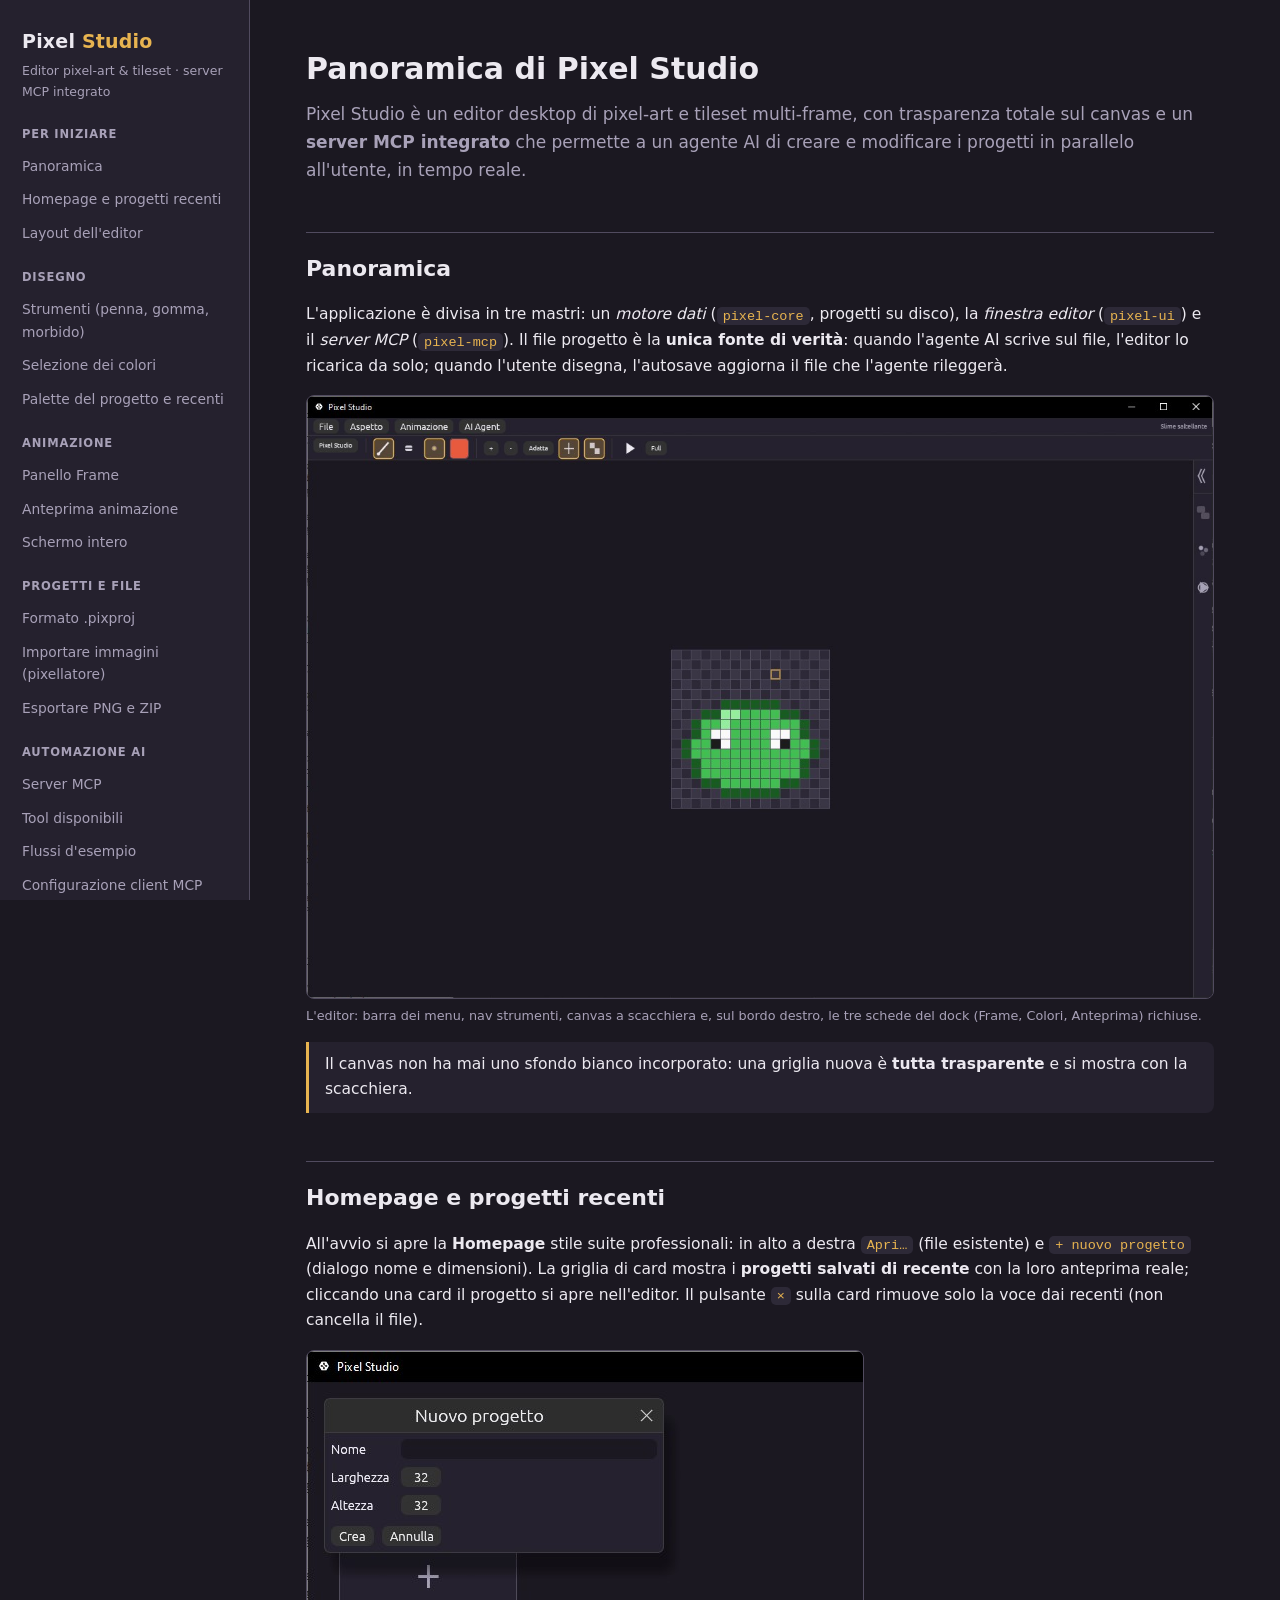
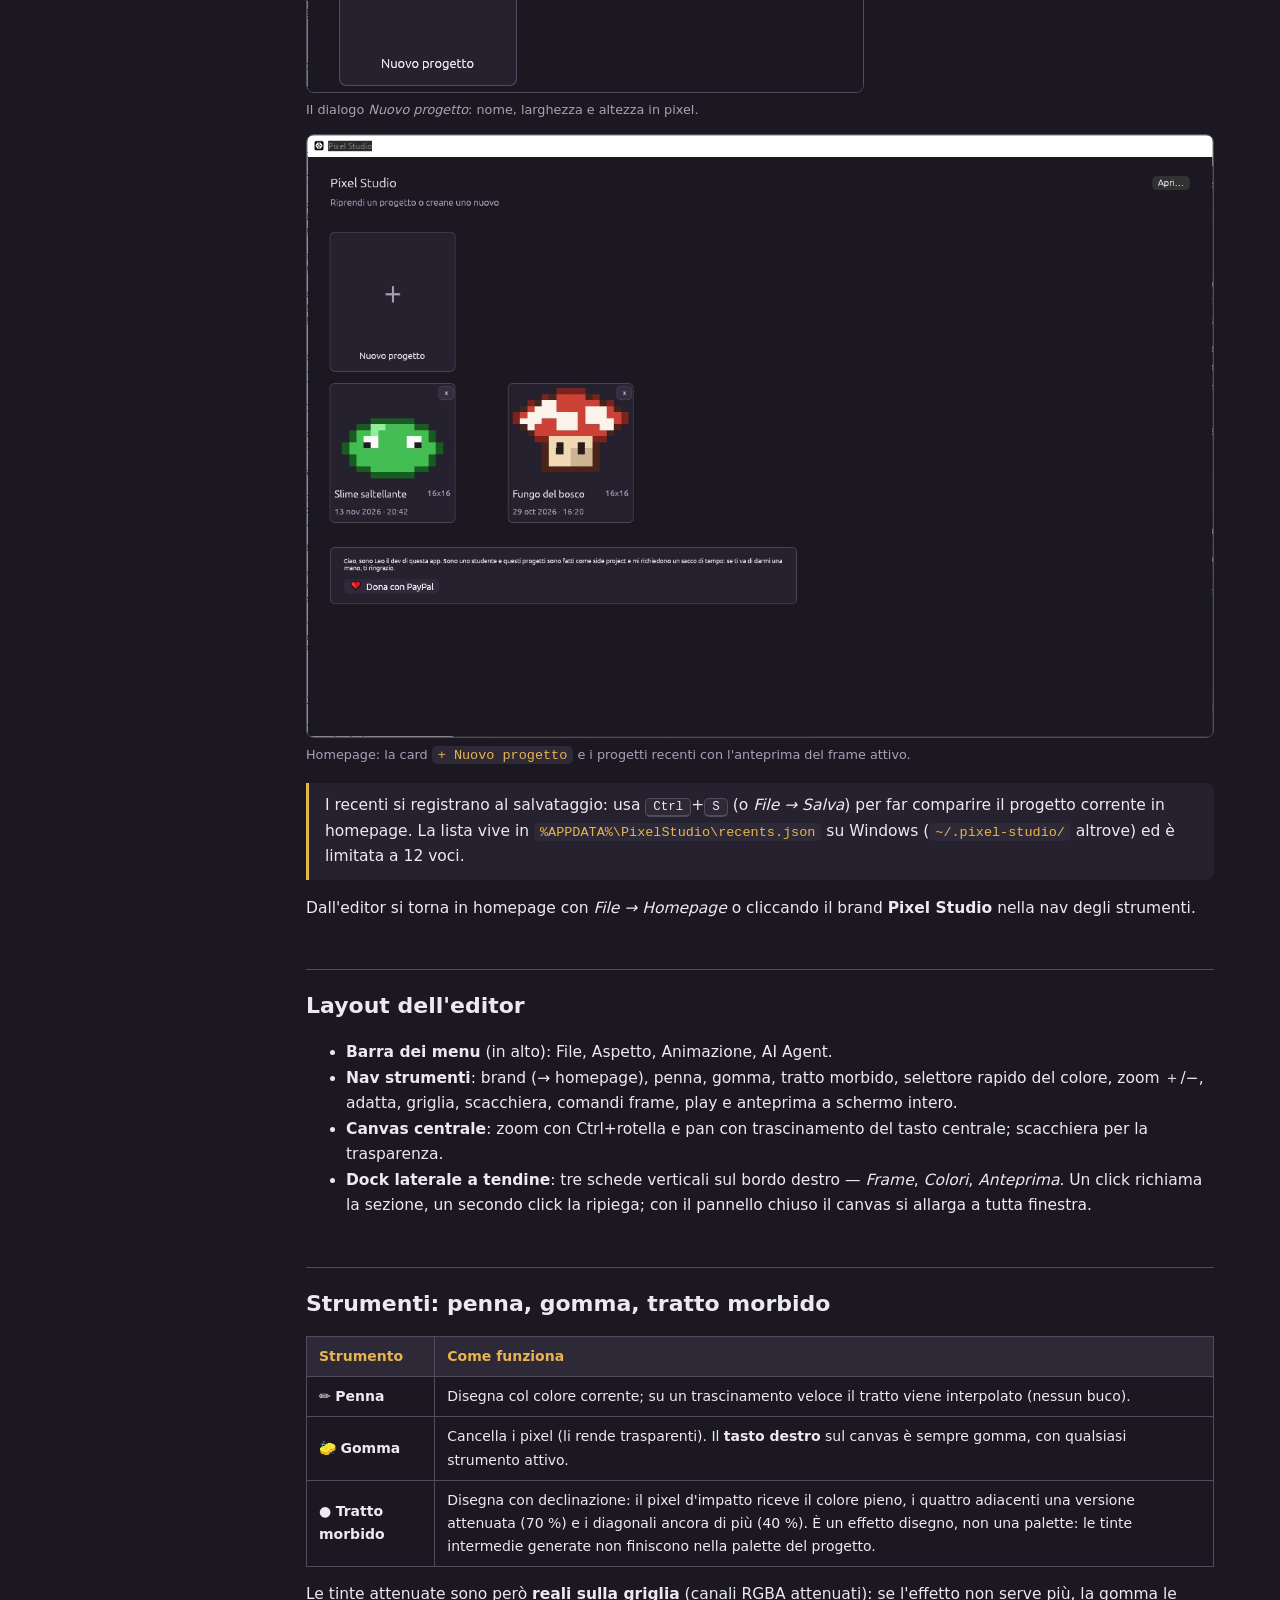
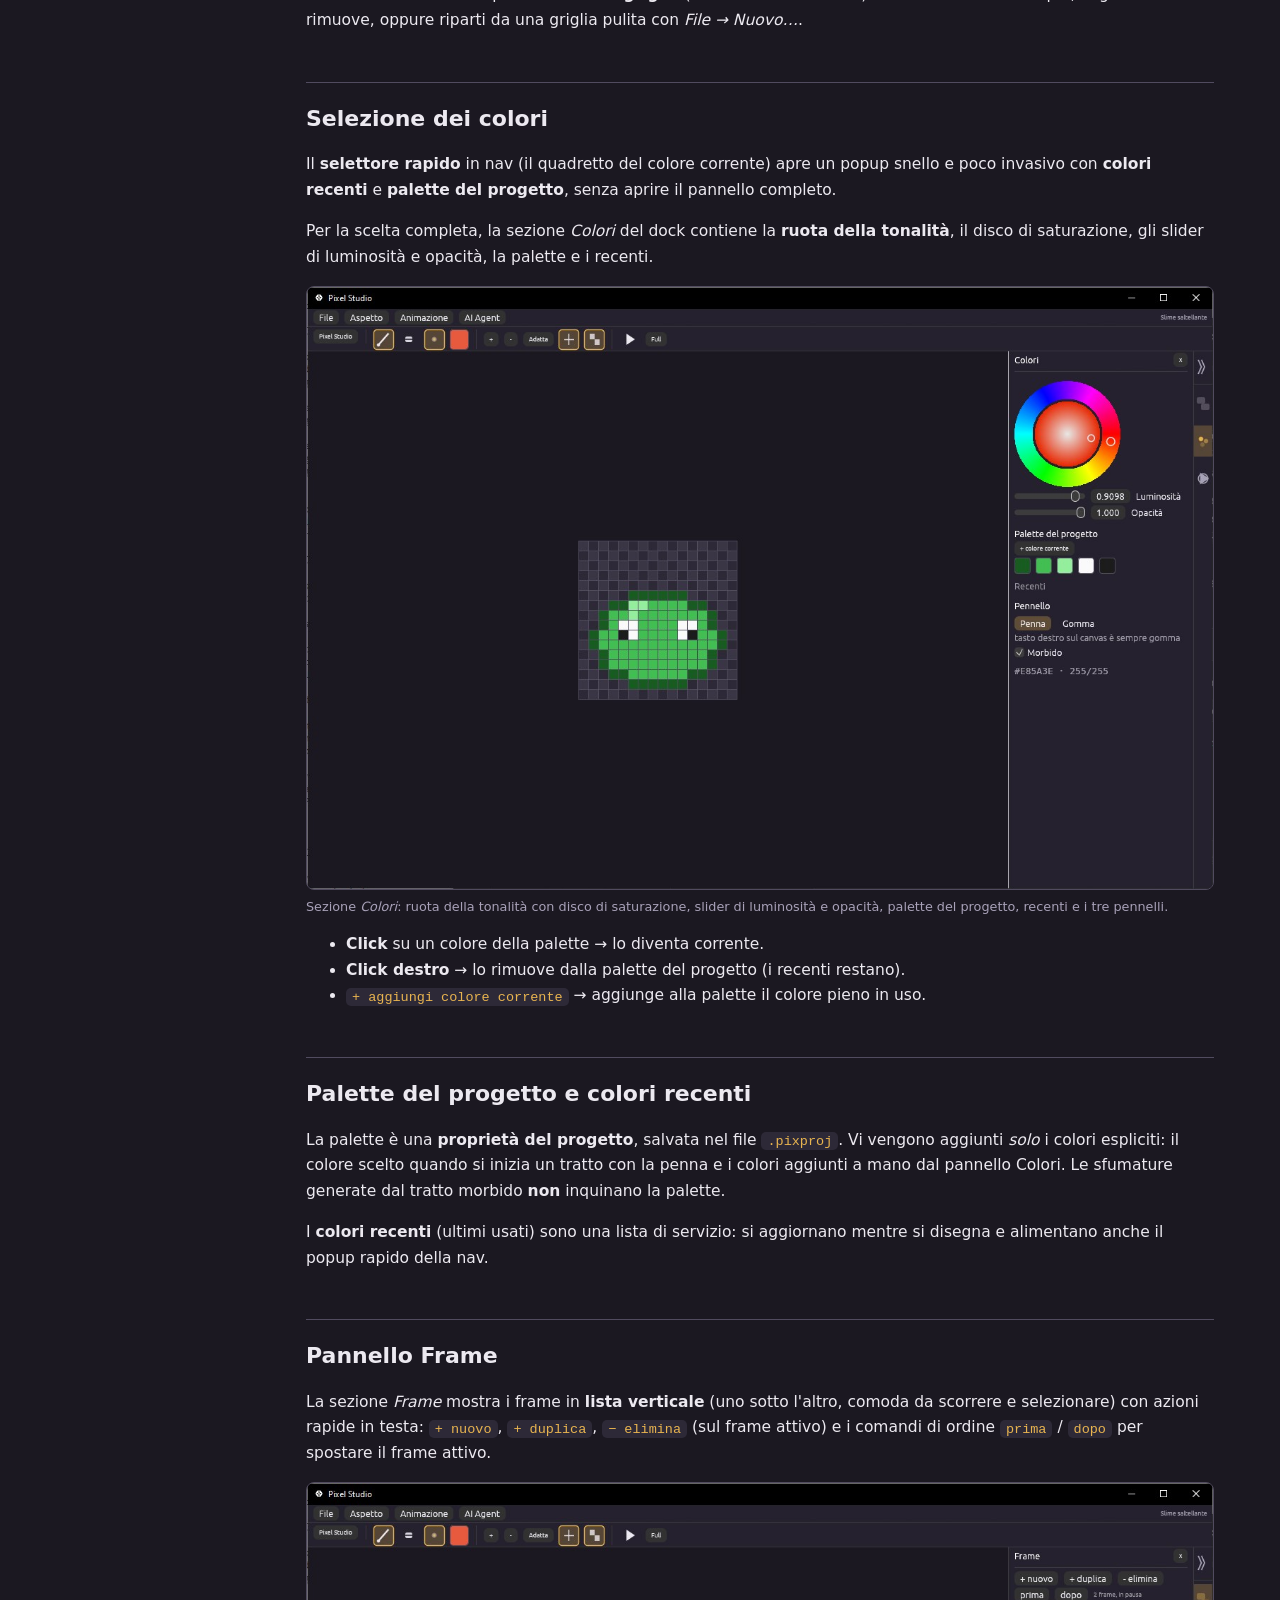
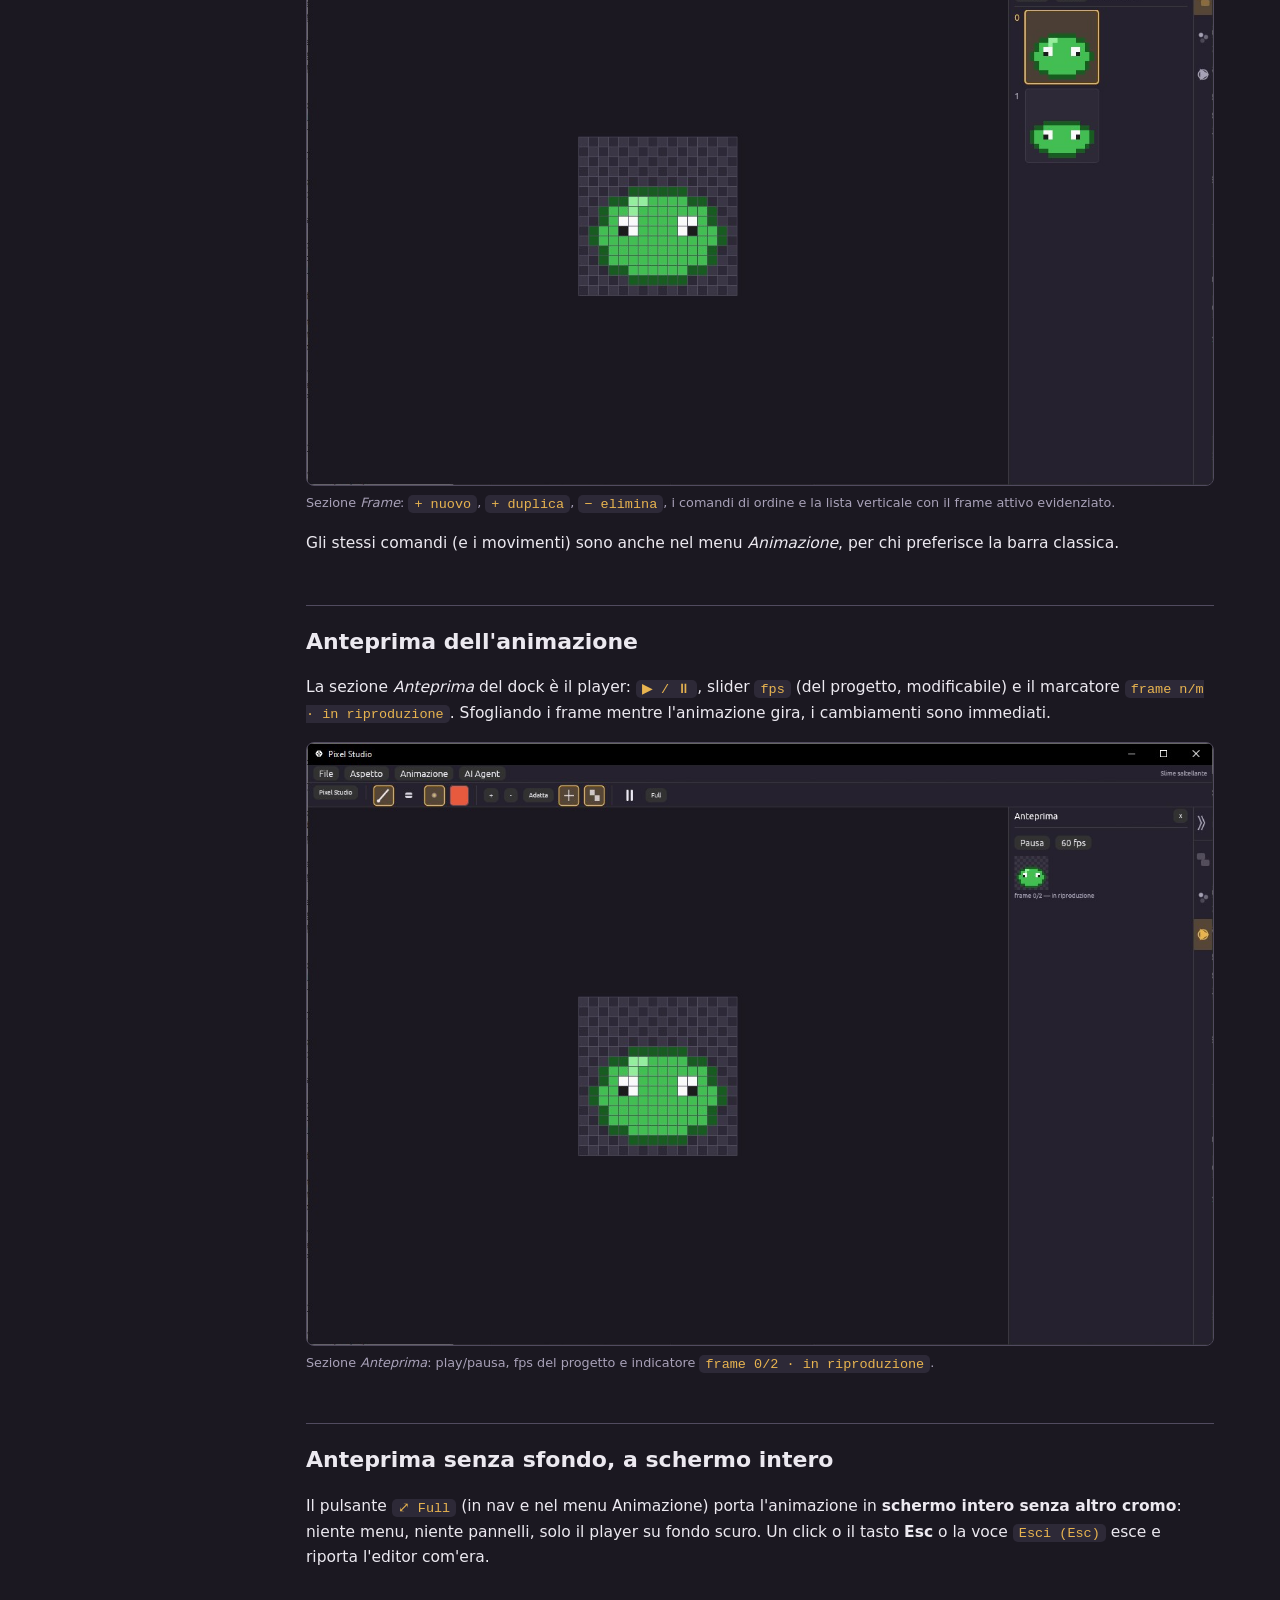
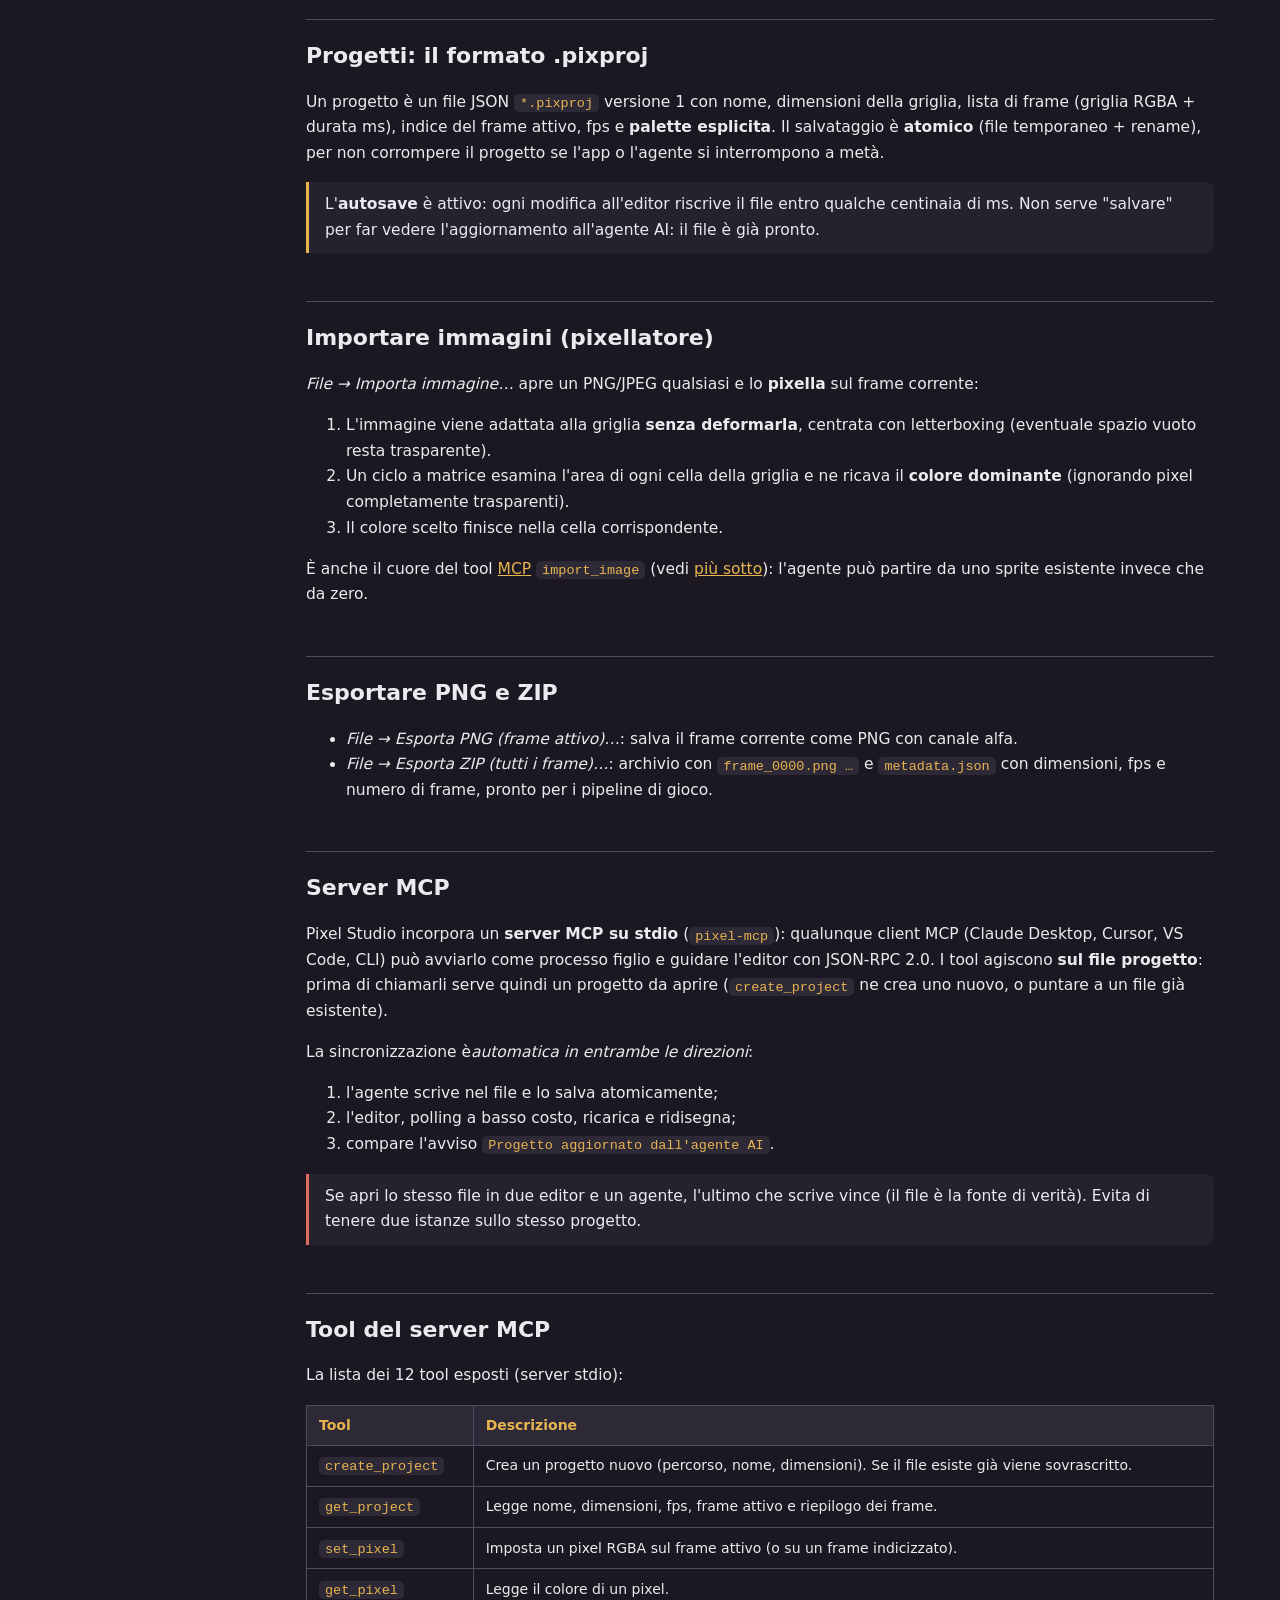
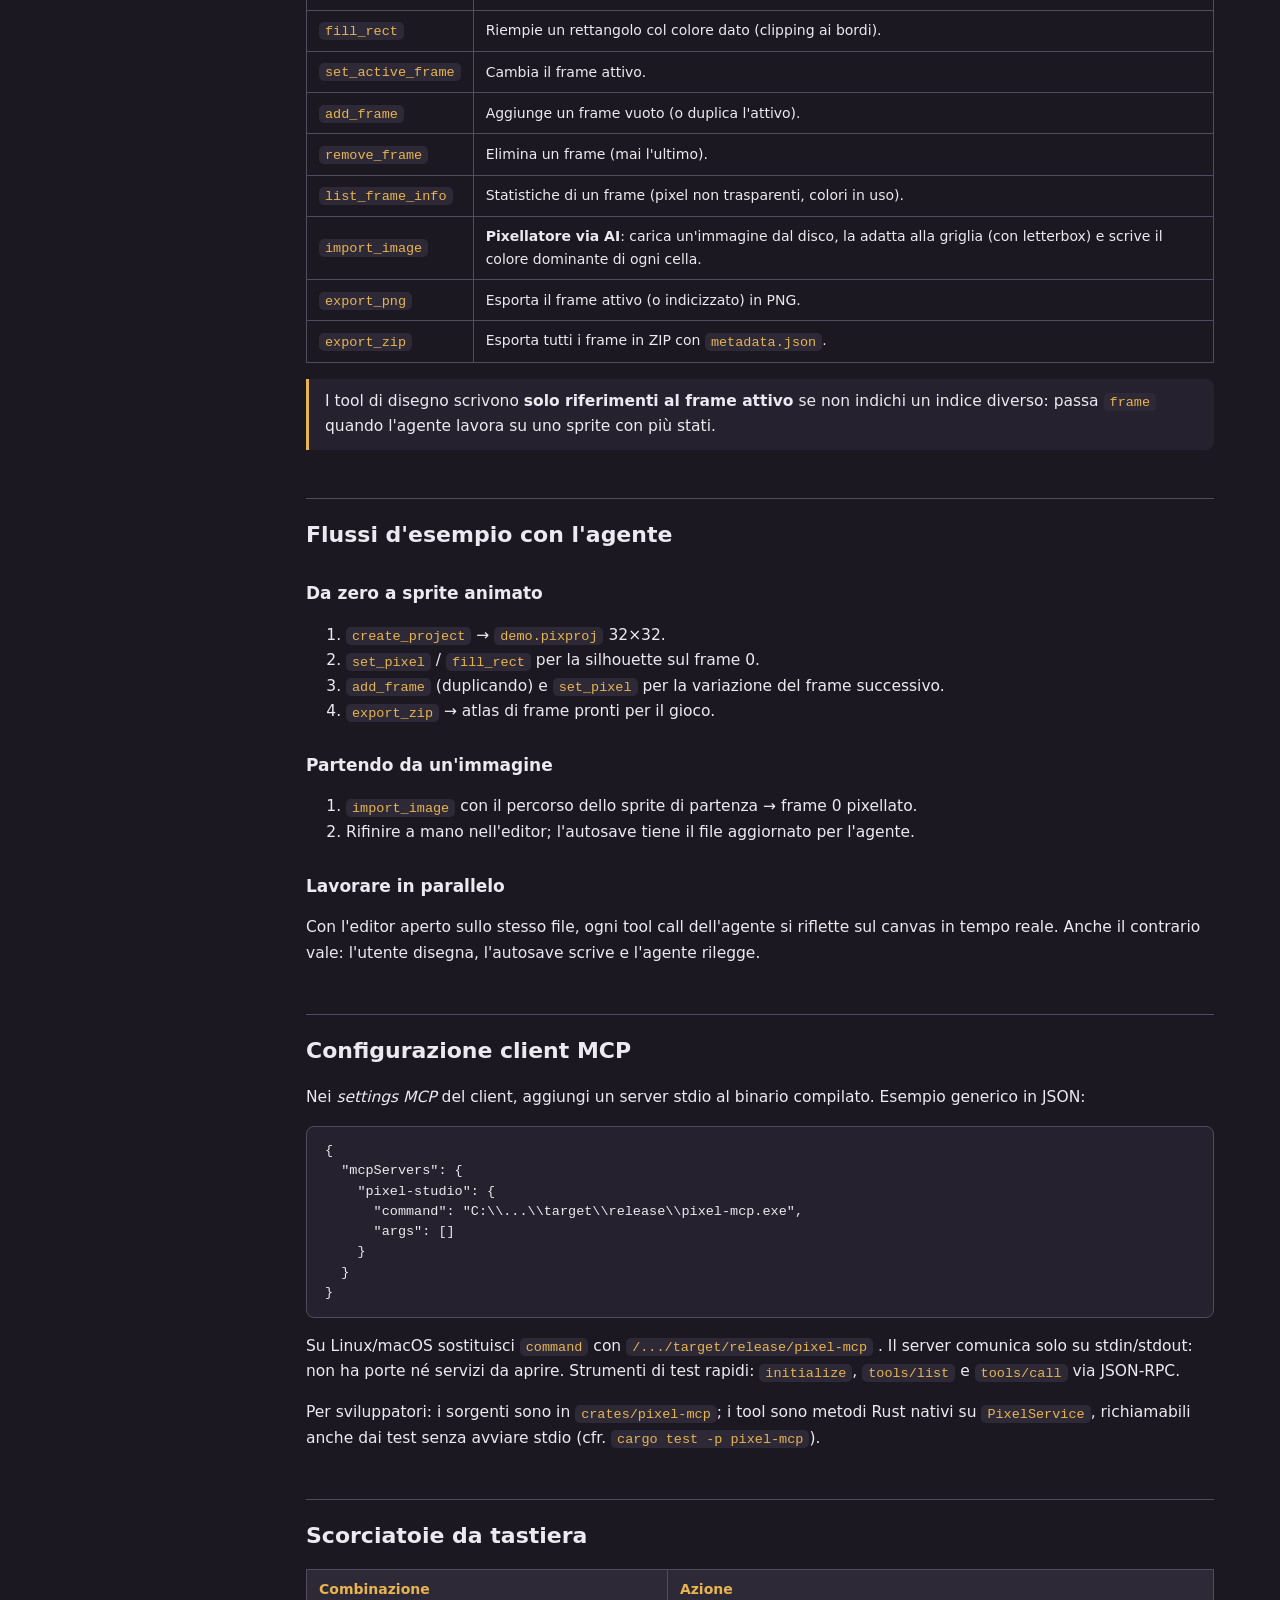
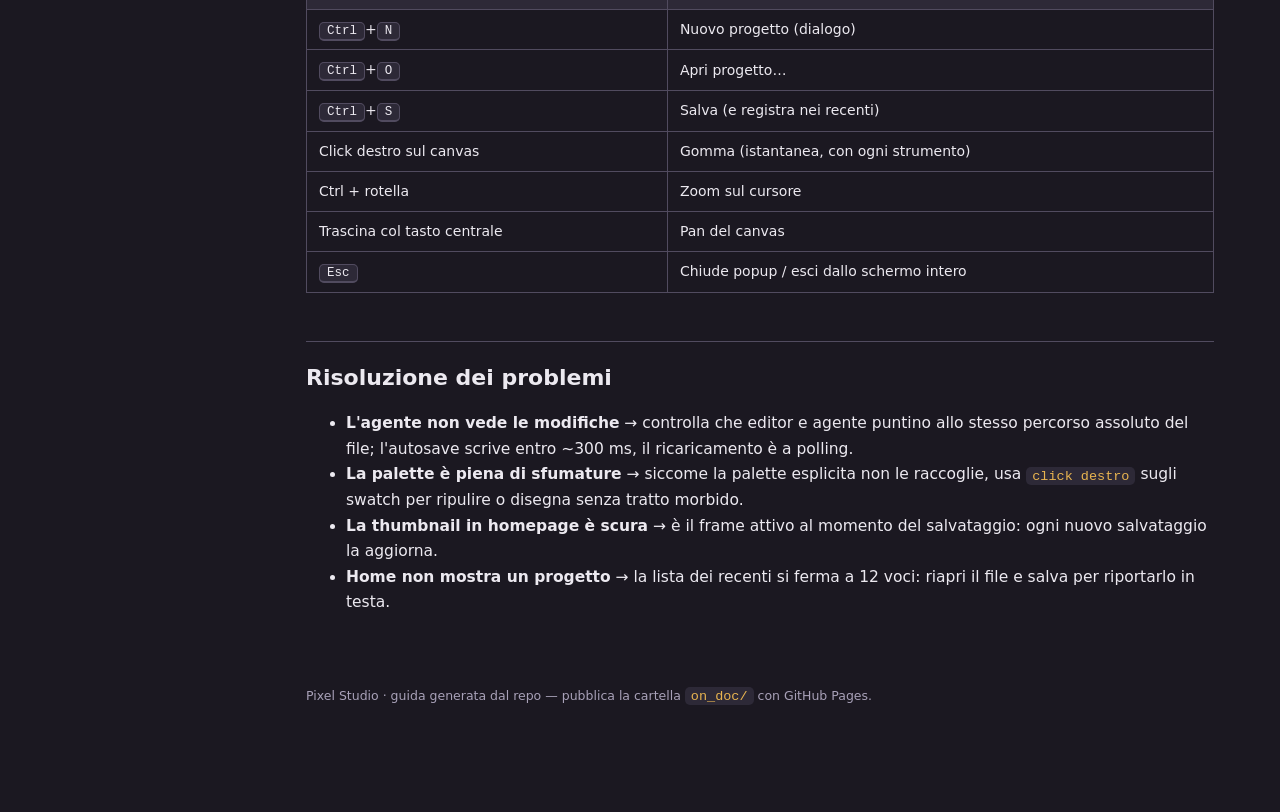
<file: index.html>
<!DOCTYPE html>
<html lang="it">
<head>
  <meta charset="utf-8">
  <meta name="viewport" content="width=device-width, initial-scale=1">
  <title>Pixel Studio — Guida utente</title>
  <meta name="description" content="Guida utente di Pixel Studio: editor pixel-art e tileset multi-frame con server MCP integrato per il controllo da parte di agenti AI.">
  <link rel="stylesheet" href="style.css">
</head>
<body>

<nav>
  <div class="brand">Pixel <em>Studio</em></div>
  <div class="tagline">Editor pixel-art &amp; tileset · server MCP integrato</div>

  <h4>Per iniziare</h4>
  <a href="#panoramica">Panoramica</a>
  <a href="#homepage">Homepage e progetti recenti</a>
  <a href="#layout">Layout dell'editor</a>

  <h4>Disegno</h4>
  <a href="#strumenti">Strumenti (penna, gomma, morbido)</a>
  <a href="#colori">Selezione dei colori</a>
  <a href="#palette">Palette del progetto e recenti</a>

  <h4>Animazione</h4>
  <a href="#frames">Panello Frame</a>
  <a href="#preview">Anteprima animazione</a>
  <a href="#fullscreen">Schermo intero</a>

  <h4>Progetti e file</h4>
  <a href="#progetti">Formato .pixproj</a>
  <a href="#pixellatore">Importare immagini (pixellatore)</a>
  <a href="#esportazione">Esportare PNG e ZIP</a>

  <h4>Automazione AI</h4>
  <a href="#mcp">Server MCP</a>
  <a href="#mcp-tool">Tool disponibili</a>
  <a href="#mcp-flussi">Flussi d'esempio</a>
  <a href="#config-mcp">Configurazione client MCP</a>

  <h4>Altro</h4>
  <a href="#scorciatoie">Scorciatoie da tastiera</a>
  <a href="#problemi">Risoluzione dei problemi</a>
</nav>

<main>

  <h1>Panoramica di Pixel Studio</h1>
  <p class="lede">
    Pixel Studio è un editor desktop di pixel-art e tileset multi-frame, con
    trasparenza totale sul canvas e un <strong>server MCP integrato</strong> che
    permette a un agente AI di creare e modificare i progetti in parallelo
    all'utente, in tempo reale.
  </p>

  <section id="panoramica">
    <h2>Panoramica</h2>
    <p>
      L'applicazione è divisa in tre mastri: un <em>motore dati</em>
      (<code>pixel-core</code>, progetti su disco), la <em>finestra editor</em>
      (<code>pixel-ui</code>) e il <em>server MCP</em> (<code>pixel-mcp</code>).
      Il file progetto è la <strong>unica fonte di verità</strong>: quando
      l'agente AI scrive sul file, l'editor lo ricarica da solo; quando l'utente
      disegna, l'autosave aggiorna il file che l'agente rileggerà.
    </p>
    <figure>
      <img class="shot" src="img/Pagina_principale.jpg" alt="Editor: barra dei menu, nav strumenti, canvas a scacchiera e dock richiuso sul bordo destro">
      <figcaption>L'editor: barra dei menu, nav strumenti, canvas a scacchiera e, sul bordo destro, le tre schede del dock (Frame, Colori, Anteprima) richiuse.</figcaption>
    </figure>
    <div class="note">
      Il canvas non ha mai uno sfondo bianco incorporato: una griglia nuova è
      <strong>tutta trasparente</strong> e si mostra con la scacchiera.
    </div>
  </section>

  <section id="homepage">
    <h2>Homepage e progetti recenti</h2>
    <p>
      All'avvio si apre la <strong>Homepage</strong> stile suite professionali:
      in alto a destra <code>Apri…</code> (file esistente) e <code>+ nuovo
      progetto</code> (dialogo nome e dimensioni). La griglia di card mostra i
      <strong>progetti salvati di recente</strong> con la loro anteprima reale;
      cliccando una card il progetto si apre nell'editor. Il pulsante
      <code>×</code> sulla card rimuove solo la voce dai recenti (non cancella
      il file).
    </p>
    <figure>
      <img class="shot small" src="img/creazione_progetto.jpg" alt="Dialogo Nuovo progetto con nome, larghezza e altezza">
      <figcaption>Il dialogo <em>Nuovo progetto</em>: nome, larghezza e altezza in pixel.</figcaption>
    </figure>
    <figure>
      <img class="shot" src="img/homepage.jpg" alt="Homepage con la card Nuovo progetto e i progetti recenti con la loro anteprima">
      <figcaption>Homepage: la card <code>+ Nuovo progetto</code> e i progetti recenti con l'anteprima del frame attivo.</figcaption>
    </figure>
    <div class="note">
      I recenti si registrano al salvataggio: usa <kbd>Ctrl</kbd>+<kbd>S</kbd>
      (o <em>File → Salva</em>) per far comparire il progetto corrente in
      homepage. La lista vive in
      <code>%APPDATA%\PixelStudio\recents.json</code> su Windows
      (<code>~/.pixel-studio/</code> altrove) ed è limitata a 12 voci.
    </div>
    <p>
      Dall'editor si torna in homepage con <em>File → Homepage</em> o cliccando
      il brand <strong>Pixel Studio</strong> nella nav degli strumenti.
    </p>
  </section>

  <section id="layout">
    <h2>Layout dell'editor</h2>
    <ul>
      <li><strong>Barra dei menu</strong> (in alto): File, Aspetto, Animazione, AI Agent.</li>
      <li><strong>Nav strumenti</strong>: brand (→ homepage), penna, gomma, tratto morbido, selettore rapido del colore, zoom ＋/−, adatta, griglia, scacchiera, comandi frame, play e anteprima a schermo intero.</li>
      <li><strong>Canvas centrale</strong>: zoom con Ctrl+rotella e pan con trascinamento del tasto centrale; scacchiera per la trasparenza.</li>
      <li><strong>Dock laterale a tendine</strong>: tre schede verticali sul bordo destro — <em>Frame</em>, <em>Colori</em>, <em>Anteprima</em>. Un click richiama la sezione, un secondo click la ripiega; con il pannello chiuso il canvas si allarga a tutta finestra.</li>
    </ul>
  </section>

  <section id="strumenti">
    <h2>Strumenti: penna, gomma, tratto morbido</h2>
    <table>
      <tr><th>Strumento</th><th>Come funziona</th></tr>
      <tr>
        <td>✏ <strong>Penna</strong></td>
        <td>Disegna col colore corrente; su un trascinamento veloce il tratto viene interpolato (nessun buco).</td>
      </tr>
      <tr>
        <td>🧽 <strong>Gomma</strong></td>
        <td>Cancella i pixel (li rende trasparenti). Il <strong>tasto destro</strong> sul canvas è sempre gomma, con qualsiasi strumento attivo.</td>
      </tr>
      <tr>
        <td>● <strong>Tratto morbido</strong></td>
        <td>Disegna con declinazione: il pixel d'impatto riceve il colore pieno, i quattro adiacenti una versione attenuata (70 %) e i diagonali ancora di più (40 %). È un effetto disegno, non una palette: le tinte intermedie generate non finiscono nella palette del progetto.</td>
      </tr>
    </table>
    <p>
      Le tinte attenuate sono però <strong>reali sulla griglia</strong> (canali
      RGBA attenuati): se l'effetto non serve più, la gomma le rimuove, oppure riparti da una griglia pulita con <em>File → Nuovo…</em>.
    </p>
  </section>

  <section id="colori">
    <h2>Selezione dei colori</h2>
    <p>
      Il <strong>selettore rapido</strong> in nav (il quadretto del colore
      corrente) apre un popup snello e poco invasivo con
      <strong>colori recenti</strong> e <strong>palette del progetto</strong>,
      senza aprire il pannello completo.
    </p>
    <p>
      Per la scelta completa, la sezione <em>Colori</em> del dock contiene la
      <strong>ruota della tonalità</strong>, il disco di saturazione, gli
      slider di luminosità e opacità, la palette e i recenti.
    </p>
    <figure>
      <img class="shot" src="img/selettore_colori_tendina.jpg" alt="Sezione Colori del dock: ruota della tonalità con disco di saturazione, luminosità, opacità, palette e recenti">
      <figcaption>Sezione <em>Colori</em>: ruota della tonalità con disco di saturazione, slider di luminosità e opacità, palette del progetto, recenti e i tre pennelli.</figcaption>
    </figure>
    <ul>
      <li><strong>Click</strong> su un colore della palette → lo diventa corrente.</li>
      <li><strong>Click destro</strong> → lo rimuove dalla palette del progetto (i recenti restano).</li>
      <li><code>+ aggiungi colore corrente</code> → aggiunge alla palette il colore pieno in uso.</li>
    </ul>
  </section>

  <section id="palette">
    <h2>Palette del progetto e colori recenti</h2>
    <p>
      La palette è una <strong>proprietà del progetto</strong>, salvata nel file
      <code>.pixproj</code>. Vi vengono aggiunti <em>solo</em> i colori espliciti:
      il colore scelto quando si inizia un tratto con la penna e i colori
      aggiunti a mano dal pannello Colori. Le sfumature generate dal tratto
      morbido <strong>non</strong> inquinano la palette.
    </p>
    <p>
      I <strong>colori recenti</strong> (ultimi usati) sono una lista di
      servizio: si aggiornano mentre si disegna e alimentano anche il popup
      rapido della nav.
    </p>
  </section>

  <section id="frames">
    <h2>Pannello Frame</h2>
    <p>
      La sezione <em>Frame</em> mostra i frame in <strong>lista verticale</strong>
      (uno sotto l'altro, comoda da scorrere e selezionare) con azioni rapide in
      testa: <code>+ nuovo</code>, <code>+ duplica</code>,
      <code>− elimina</code> (sul frame attivo) e i comandi di ordine
      <code>prima</code> / <code>dopo</code> per spostare il frame attivo.
    </p>
    <figure>
      <img class="shot" src="img/gestione_frame_tendina.jpg" alt="Sezione Frame del dock con i comandi nuovo, duplica, elimina e la lista verticale dei frame">
      <figcaption>Sezione <em>Frame</em>: <code>+ nuovo</code>, <code>+ duplica</code>, <code>− elimina</code>, i comandi di ordine e la lista verticale con il frame attivo evidenziato.</figcaption>
    </figure>
    <p>
      Gli stessi comandi (e i movimenti) sono anche nel menu
      <em>Animazione</em>, per chi preferisce la barra classica.
    </p>
  </section>

  <section id="preview">
    <h2>Anteprima dell'animazione</h2>
    <p>
      La sezione <em>Anteprima</em> del dock è il player: <code>▶ / ⏸</code>,
      slider <code>fps</code> (del progetto, modificabile) e il marcatore
      <code>frame n/m · in riproduzione</code>. Sfogliando i frame mentre
      l'animazione gira, i cambiamenti sono immediati.
    </p>
    <figure>
      <img class="shot" src="img/anteprima_animazione.jpg" alt="Sezione Anteprima del dock con pausa, fps e indicatore del frame in riproduzione">
      <figcaption>Sezione <em>Anteprima</em>: play/pausa, fps del progetto e indicatore <code>frame 0/2 · in riproduzione</code>.</figcaption>
    </figure>
  </section>

  <section id="fullscreen">
    <h2>Anteprima senza sfondo, a schermo intero</h2>
    <p>
      Il pulsante <code>⤢ Full</code> (in nav e nel menu Animazione) porta
      l'animazione in <strong>schermo intero senza altro cromo</strong>: niente
      menu, niente pannelli, solo il player su fondo scuro. Un click o il tasto
      <strong>Esc</strong> o la voce <code>Esci (Esc)</code> esce e riporta
      l'editor com'era.
    </p>
  </section>

  <section id="progetti">
    <h2>Progetti: il formato .pixproj</h2>
    <p>
      Un progetto è un file JSON <code>*.pixproj</code> versione 1 con nome,
      dimensioni della griglia, lista di frame (griglia RGBA + durata ms),
      indice del frame attivo, fps e <strong>palette esplicita</strong>.
      Il salvataggio è <strong>atomico</strong> (file temporaneo + rename), per
      non corrompere il progetto se l'app o l'agente si interrompono a metà.
    </p>
    <div class="note">
      L'<strong>autosave</strong> è attivo: ogni modifica all'editor riscrive il
      file entro qualche centinaia di ms. Non serve "salvare" per far vedere
      l'aggiornamento all'agente AI: il file è già pronto.
    </div>
  </section>

  <section id="pixellatore">
    <h2>Importare immagini (pixellatore)</h2>
    <p>
      <em>File → Importa immagine…</em> apre un PNG/JPEG qualsiasi e lo
      <strong>pixella</strong> sul frame corrente:
    </p>
    <ol>
      <li>L'immagine viene adattata alla griglia <strong>senza deformarla</strong>, centrata con letterboxing (eventuale spazio vuoto resta trasparente).</li>
      <li>Un ciclo a matrice esamina l'area di ogni cella della griglia e ne ricava il <strong>colore dominante</strong> (ignorando pixel completamente trasparenti).</li>
      <li>Il colore scelto finisce nella cella corrispondente.</li>
    </ol>
    <p>
      È anche il cuore del tool <a href="#mcp">MCP</a> <code>import_image</code> (vedi <a href="#mcp-tool">più sotto</a>): l'agente
      può partire da uno sprite esistente invece che da zero.
    </p>
  </section>

  <section id="esportazione">
    <h2>Esportare PNG e ZIP</h2>
    <ul>
      <li><em>File → Esporta PNG (frame attivo)…</em>: salva il frame corrente come PNG con canale alfa.</li>
      <li><em>File → Esporta ZIP (tutti i frame)…</em>: archivio con
        <code>frame_0000.png …</code> e <code>metadata.json</code> con dimensioni,
        fps e numero di frame, pronto per i pipeline di gioco.</li>
    </ul>
  </section>

  <section id="mcp">
    <h2>Server MCP</h2>
    <p>
      Pixel Studio incorpora un <strong>server MCP su stdio</strong>
      (<code>pixel-mcp</code>): qualunque client MCP (Claude Desktop, Cursor,
      VS Code, CLI) può avviarlo come processo figlio e guidare l'editor con
      JSON-RPC 2.0. I tool agiscono <strong>sul file progetto</strong>: prima
      di chiamarli serve quindi un progetto da aprire
      (<code>create_project</code> ne crea uno nuovo, o puntare a un file
      già esistente).
    </p>
    <p>
      La sincronizzazione è<em>automatica in entrambe le direzioni</em>:
    </p>
    <ol>
      <li>l'agente scrive nel file e lo salva atomicamente;</li>
      <li>l'editor, polling a basso costo, ricarica e ridisegna;</li>
      <li>compare l'avviso <code>Progetto aggiornato dall'agente AI</code>.</li>
    </ol>
    <div class="note warn">
      Se apri lo stesso file in due editor e un agente, l'ultimo che scrive vince
      (il file è la fonte di verità). Evita di tenere due istanze sullo stesso
      progetto.
    </div>
  </section>

  <section id="mcp-tool">
    <h2>Tool del server MCP</h2>      <p>La lista dei 12 tool esposti (server stdio):</p>
    <table>
      <tr><th>Tool</th><th>Descrizione</th></tr>
      <tr><td><code>create_project</code></td><td>Crea un progetto nuovo (percorso, nome, dimensioni). Se il file esiste già viene sovrascritto.</td></tr>
      <tr><td><code>get_project</code></td><td>Legge nome, dimensioni, fps, frame attivo e riepilogo dei frame.</td></tr>
      <tr><td><code>set_pixel</code></td><td>Imposta un pixel RGBA sul frame attivo (o su un frame indicizzato).</td></tr>
      <tr><td><code>get_pixel</code></td><td>Legge il colore di un pixel.</td></tr>
      <tr><td><code>fill_rect</code></td><td>Riempie un rettangolo col colore dato (clipping ai bordi).</td></tr>
      <tr><td><code>set_active_frame</code></td><td>Cambia il frame attivo.</td></tr>
      <tr><td><code>add_frame</code></td><td>Aggiunge un frame vuoto (o duplica l'attivo).</td></tr>
      <tr><td><code>remove_frame</code></td><td>Elimina un frame (mai l'ultimo).</td></tr>
      <tr><td><code>list_frame_info</code></td><td>Statistiche di un frame (pixel non trasparenti, colori in uso).</td></tr>
      <tr><td><code>import_image</code></td><td><strong>Pixellatore via AI</strong>: carica un'immagine dal disco, la adatta alla griglia (con letterbox) e scrive il colore dominante di ogni cella.</td></tr>
      <tr><td><code>export_png</code></td><td>Esporta il frame attivo (o indicizzato) in PNG.</td></tr>
      <tr><td><code>export_zip</code></td><td>Esporta tutti i frame in ZIP con <code>metadata.json</code>.</td></tr>
    </table>
    <div class="note">
      I tool di disegno scrivono <strong>solo riferimenti al frame attivo</strong>
      se non indichi un indice diverso: passa <code>frame</code> quando l'agente
      lavora su uno sprite con più stati.
    </div>
  </section>

  <section id="mcp-flussi">
    <h2>Flussi d'esempio con l'agente</h2>
    <h3>Da zero a sprite animato</h3>
    <ol>
      <li><code>create_project</code> → <code>demo.pixproj</code> 32×32.</li>
      <li><code>set_pixel</code> / <code>fill_rect</code> per la silhouette sul frame 0.</li>
      <li><code>add_frame</code> (duplicando) e <code>set_pixel</code> per la variazione del frame successivo.</li>
      <li><code>export_zip</code> → atlas di frame pronti per il gioco.</li>
    </ol>
    <h3>Partendo da un'immagine</h3>
    <ol>
      <li><code>import_image</code> con il percorso dello sprite di partenza → frame 0 pixellato.</li>
      <li>Rifinire a mano nell'editor; l'autosave tiene il file aggiornato per l'agente.</li>
    </ol>
    <h3>Lavorare in parallelo</h3>
    <p>
      Con l'editor aperto sullo stesso file, ogni tool call dell'agente
      si riflette sul canvas in tempo reale. Anche il
      contrario vale: l'utente disegna, l'autosave scrive e l'agente rilegge.
    </p>
  </section>

  <section id="config-mcp">
    <h2>Configurazione client MCP</h2>
    <p>
      Nei <em>settings MCP</em> del client, aggiungi un server stdio al binario
      compilato. Esempio generico in JSON:
    </p>
    <pre><code>{
  "mcpServers": {
    "pixel-studio": {
      "command": "C:\\...\\target\\release\\pixel-mcp.exe",
      "args": []
    }
  }
}</code></pre>
    <p>
      Su Linux/macOS sostituisci <code>command</code> con
      <code>/.../target/release/pixel-mcp</code>      . Il server comunica solo su stdin/stdout: non ha porte né servizi da aprire. Strumenti di test rapidi: <code>initialize</code>, <code>tools/list</code> e
      <code>tools/call</code> via JSON-RPC.
    </p>
    <p>
      Per sviluppatori: i sorgenti sono in <code>crates/pixel-mcp</code>; i tool
      sono metodi Rust nativi su <code>PixelService</code>, richiamabili anche
      dai test senza avviare stdio (cfr. <code>cargo test -p pixel-mcp</code>).
    </p>
  </section>

  <section id="scorciatoie">
    <h2>Scorciatoie da tastiera</h2>
    <table>
      <tr><th>Combinazione</th><th>Azione</th></tr>
      <tr><td><kbd>Ctrl</kbd>+<kbd>N</kbd></td><td>Nuovo progetto (dialogo)</td></tr>
      <tr><td><kbd>Ctrl</kbd>+<kbd>O</kbd></td><td>Apri progetto…</td></tr>
      <tr><td><kbd>Ctrl</kbd>+<kbd>S</kbd></td><td>Salva (e registra nei recenti)</td></tr>
      <tr><td>Click destro sul canvas</td><td>Gomma (istantanea, con ogni strumento)</td></tr>
      <tr><td>Ctrl + rotella</td><td>Zoom sul cursore</td></tr>
      <tr><td>Trascina col tasto centrale</td><td>Pan del canvas</td></tr>
      <tr><td><kbd>Esc</kbd></td><td>Chiude popup / esci dallo schermo intero</td></tr>
    </table>
  </section>

  <section id="problemi">
    <h2>Risoluzione dei problemi</h2>
    <ul>
      <li><strong>L'agente non vede le modifiche</strong> → controlla che editor e agente puntino allo stesso percorso assoluto del file; l'autosave scrive entro ~300 ms, il ricaricamento è a polling.</li>
      <li><strong>La palette è piena di sfumature</strong> → siccome la palette esplicita non le raccoglie, usa <code>click destro</code> sugli swatch per ripulire o disegna senza tratto morbido.</li>
      <li><strong>La thumbnail in homepage è scura</strong> → è il frame attivo al momento del salvataggio: ogni nuovo salvataggio la aggiorna.</li>
      <li><strong>Home non mostra un progetto</strong> → la lista dei recenti si ferma a 12 voci: riapri il file e salva per riportarlo in testa.</li>
    </ul>
  </section>

  <footer style="margin-top:70px;color:var(--weak);font-size:12.5px">
    Pixel Studio · guida generata dal repo — pubblica la cartella <code>on_doc/</code> con GitHub Pages.
  </footer>

</main>
</body>
</html>
</file>
<file: style.css>
/* ────────────────────────────────────────────────────────────────────────
   User guide "Pixel Studio" — stile documentazione VS Code
   Palette presa dal tema dell'app (ui/mod.rs): carbone-prugna + ambra.
   ──────────────────────────────────────────────────────────────────────── */

:root {
  --accent: #e8b450;         /* ACCENT dell'app */
  --bg: #1b1821;             /* CANVAS_BG: sfondo pagina */
  --panel: #25212e;          /* PANEL_BG: sidebar, card, code */
  --panel-2: #2d2937;        /* CHECKER_B: hover, table header */
  --line: #514b5f;           /* GRID_LINE: bordi */
  --text: #ece9f0;           /* TEXT */
  --weak: #a8a1b8;           /* WEAK_TEXT */
  --danger: #e06c5f;
  --ok: #7fbf7f;
}

* { box-sizing: border-box; }

html { scroll-behavior: smooth; }

body {
  margin: 0;
  background: var(--bg);
  color: var(--text);
  font-family: "Segoe UI", system-ui, -apple-system, sans-serif;
  font-size: 15.5px;
  line-height: 1.65;
}

/* ── nav laterale ────────────────────────────────────────────────────── */
nav {
  position: fixed;
  top: 0; bottom: 0; left: 0;
  width: 250px;
  padding: 26px 22px;
  overflow-y: auto;
  background: var(--panel);
  border-right: 1px solid var(--line);
}

nav .brand {
  font-weight: 700;
  font-size: 19px;
  letter-spacing: .2px;
  margin-bottom: 4px;
}

nav .brand em { color: var(--accent); font-style: normal; }

nav .tagline {
  color: var(--weak);
  font-size: 12.5px;
  margin-bottom: 22px;
}

nav a {
  display: block;
  padding: 5px 10px;
  margin: 1px -10px;
  border-radius: 6px;
  color: var(--weak);
  text-decoration: none;
  font-size: 13.8px;
}

nav a:hover { color: var(--text); background: var(--panel-2); }
nav a.active { color: var(--accent); background: var(--panel-2); }
nav h4 {
  margin: 18px 0 6px;
  font-size: 11.5px;
  text-transform: uppercase;
  letter-spacing: .8px;
  color: var(--weak);
}

/* ── contenuto ───────────────────────────────────────────────────────── */
main {
  margin-left: 250px;
  padding: 44px 56px 120px;
  max-width: 1020px;
}

h1 {
  font-size: 30px;
  margin: 0 0 6px;
}

h2 {
  font-size: 22px;
  margin: 48px 0 12px;
  padding-top: 18px;
  border-top: 1px solid var(--line);
}

h3 { font-size: 17px; margin: 26px 0 8px; }

p.lede { color: var(--weak); font-size: 17px; margin-top: 0; }

a { color: var(--accent); }

img.shot {
  display: block;
  width: 100%;
  margin: 14px 0 6px;
  border: 1px solid var(--line);
  border-radius: 8px;
}

/* Schermate piccole (dialoghi): non vanno ingrandite a tutta colonna. */
img.shot.small { width: auto; max-width: 560px; }

figcaption {
  color: var(--weak);
  font-size: 12.8px;
  margin-bottom: 14px;
}

figure { margin: 0; }

/* ── componenti ──────────────────────────────────────────────────────── */
.note {
  border-left: 3px solid var(--accent);
  background: var(--panel);
  padding: 10px 16px;
  border-radius: 0 8px 8px 0;
  margin: 16px 0;
}

.note.warn { border-left-color: var(--danger); }

code {
  font-family: Consolas, "Cascadia Mono", monospace;
  background: var(--panel-2);
  color: var(--accent);
  padding: 1.5px 6px;
  border-radius: 5px;
  font-size: 13.5px;
}

pre {
  background: var(--panel);
  border: 1px solid var(--line);
  border-radius: 8px;
  padding: 14px 18px;
  overflow-x: auto;
  font-size: 13px;
  line-height: 1.5;
}

pre code { background: none; padding: 0; color: var(--text); }

table {
  width: 100%;
  border-collapse: collapse;
  margin: 14px 0;
  font-size: 14px;
}

th, td {
  text-align: left;
  padding: 8px 12px;
  border: 1px solid var(--line);
}

th { background: var(--panel-2); color: var(--accent); font-weight: 600; }

kbd {
  background: var(--panel-2);
  border: 1px solid var(--line);
  border-bottom-width: 2px;
  border-radius: 5px;
  padding: 1px 7px;
  font-family: Consolas, monospace;
  font-size: 12.5px;
}

.swatches { display: flex; gap: 8px; margin: 10px 0; height: 26px; }
.swatches span { flex: 0 0 26px; border-radius: 6px; border: 1px solid var(--line); }

@media (max-width: 1000px) {
  nav { display: none; }
  main { margin-left: 0; padding: 30px 22px 90px; }
}
</file>
